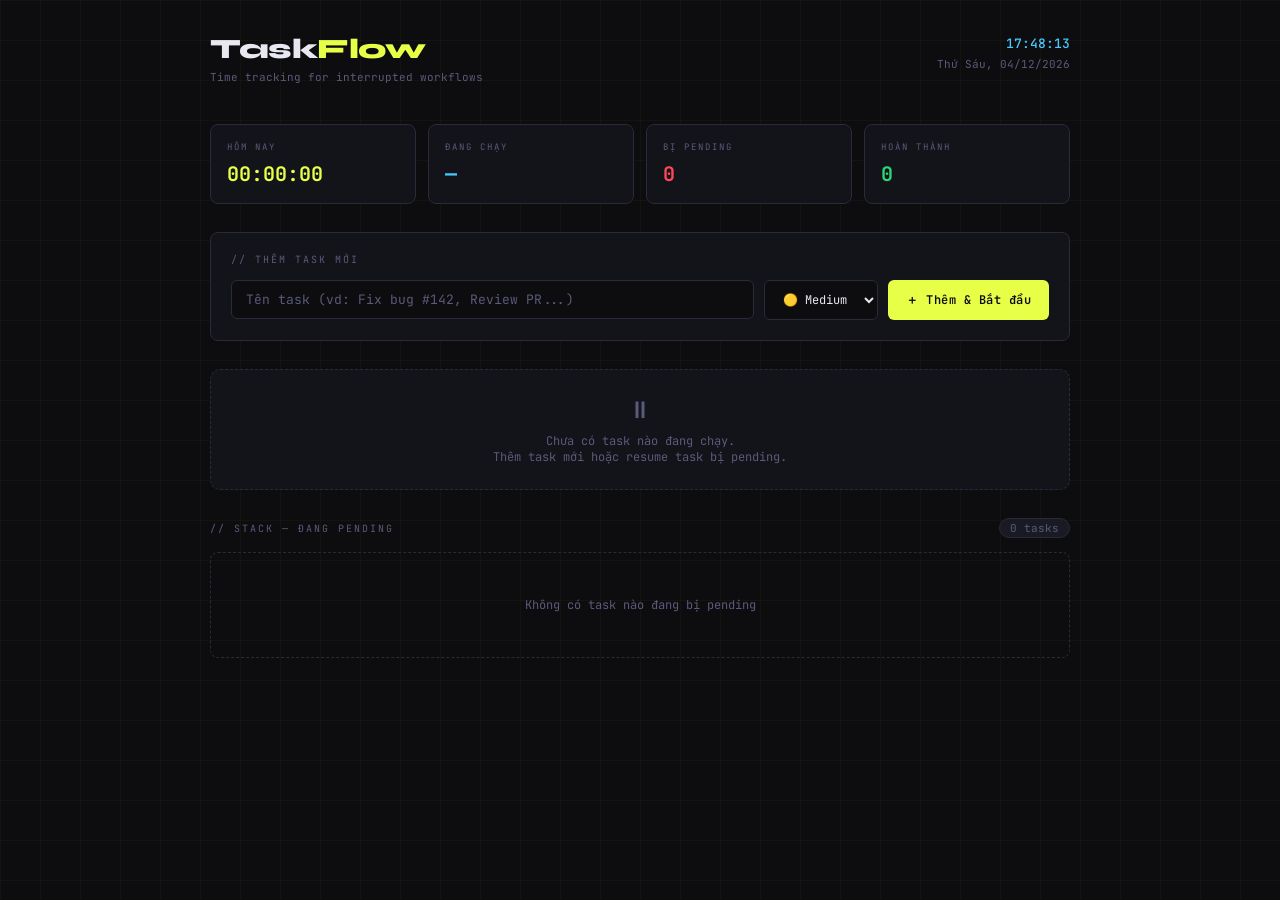
<file: task-flow.html>
<!DOCTYPE html>
<html lang="vi">
<head>
<meta charset="UTF-8">
<meta name="viewport" content="width=device-width, initial-scale=1.0">
<title>TaskFlow — Time Tracker</title>
<link href="https://fonts.googleapis.com/css2?family=JetBrains+Mono:wght@300;400;500;600;700&family=Syne:wght@400;600;700;800&display=swap" rel="stylesheet">
<style>
  :root {
    --bg: #0d0d0f;
    --surface: #13131a;
    --surface2: #1a1a24;
    --border: #2a2a3a;
    --accent: #e8ff47;
    --accent2: #47c8ff;
    --danger: #ff4757;
    --warn: #ffa502;
    --success: #2ed573;
    --text: #e8e8f0;
    --muted: #5a5a7a;
    --active-glow: 0 0 20px rgba(232, 255, 71, 0.15);
  }

  * { margin: 0; padding: 0; box-sizing: border-box; }

  body {
    background: var(--bg);
    color: var(--text);
    font-family: 'JetBrains Mono', monospace;
    min-height: 100vh;
    overflow-x: hidden;
  }

  /* Grid background */
  body::before {
    content: '';
    position: fixed;
    inset: 0;
    background-image:
      linear-gradient(rgba(232,255,71,0.03) 1px, transparent 1px),
      linear-gradient(90deg, rgba(232,255,71,0.03) 1px, transparent 1px);
    background-size: 40px 40px;
    pointer-events: none;
    z-index: 0;
  }

  .container {
    max-width: 900px;
    margin: 0 auto;
    padding: 32px 20px;
    position: relative;
    z-index: 1;
  }

  /* Header */
  .header {
    display: flex;
    align-items: flex-start;
    justify-content: space-between;
    margin-bottom: 40px;
    gap: 16px;
    flex-wrap: wrap;
  }

  .logo {
    font-family: 'Syne', sans-serif;
    font-size: 28px;
    font-weight: 800;
    letter-spacing: -0.5px;
  }

  .logo span { color: var(--accent); }

  .header-meta {
    font-size: 11px;
    color: var(--muted);
    line-height: 1.8;
    text-align: right;
  }

  #live-clock {
    font-size: 13px;
    color: var(--accent2);
    font-weight: 500;
  }

  /* Add task section */
  .add-section {
    background: var(--surface);
    border: 1px solid var(--border);
    border-radius: 8px;
    padding: 20px;
    margin-bottom: 28px;
  }

  .add-section-title {
    font-size: 10px;
    letter-spacing: 2px;
    color: var(--muted);
    text-transform: uppercase;
    margin-bottom: 14px;
  }

  .add-row {
    display: flex;
    gap: 10px;
    flex-wrap: wrap;
  }

  .input-wrap {
    flex: 1;
    min-width: 200px;
  }

  input[type="text"] {
    width: 100%;
    background: var(--bg);
    border: 1px solid var(--border);
    border-radius: 6px;
    padding: 10px 14px;
    color: var(--text);
    font-family: 'JetBrains Mono', monospace;
    font-size: 13px;
    outline: none;
    transition: border-color 0.2s;
  }

  input[type="text"]:focus { border-color: var(--accent); }
  input[type="text"]::placeholder { color: var(--muted); }

  select {
    background: var(--bg);
    border: 1px solid var(--border);
    border-radius: 6px;
    padding: 10px 14px;
    color: var(--text);
    font-family: 'JetBrains Mono', monospace;
    font-size: 12px;
    outline: none;
    cursor: pointer;
    transition: border-color 0.2s;
  }

  select:focus { border-color: var(--accent); }

  .btn {
    display: inline-flex;
    align-items: center;
    gap: 6px;
    padding: 10px 18px;
    border-radius: 6px;
    font-family: 'JetBrains Mono', monospace;
    font-size: 12px;
    font-weight: 600;
    border: none;
    cursor: pointer;
    transition: all 0.15s;
    white-space: nowrap;
    letter-spacing: 0.5px;
  }

  .btn-primary {
    background: var(--accent);
    color: #0d0d0f;
  }

  .btn-primary:hover { background: #d4eb3a; transform: translateY(-1px); }

  .btn-sm {
    padding: 6px 12px;
    font-size: 11px;
  }

  .btn-ghost {
    background: transparent;
    color: var(--muted);
    border: 1px solid var(--border);
  }

  .btn-ghost:hover { color: var(--text); border-color: var(--muted); }

  .btn-danger {
    background: transparent;
    color: var(--danger);
    border: 1px solid transparent;
  }

  .btn-danger:hover { background: rgba(255,71,87,0.1); border-color: var(--danger); }

  /* Active Task */
  .active-card {
    background: var(--surface);
    border: 1px solid var(--accent);
    border-radius: 10px;
    padding: 24px;
    margin-bottom: 28px;
    box-shadow: var(--active-glow);
    position: relative;
    overflow: hidden;
  }

  .active-card::before {
    content: '';
    position: absolute;
    top: 0; left: 0; right: 0;
    height: 2px;
    background: linear-gradient(90deg, var(--accent), transparent);
  }

  .active-label {
    font-size: 10px;
    letter-spacing: 2px;
    color: var(--accent);
    text-transform: uppercase;
    margin-bottom: 12px;
    display: flex;
    align-items: center;
    gap: 8px;
  }

  .pulse {
    width: 7px; height: 7px;
    border-radius: 50%;
    background: var(--accent);
    animation: pulse 1.4s ease-in-out infinite;
  }

  @keyframes pulse {
    0%, 100% { opacity: 1; transform: scale(1); }
    50% { opacity: 0.4; transform: scale(0.7); }
  }

  .active-name {
    font-family: 'Syne', sans-serif;
    font-size: 22px;
    font-weight: 700;
    margin-bottom: 8px;
    letter-spacing: -0.3px;
  }

  .active-meta {
    display: flex;
    gap: 20px;
    align-items: center;
    flex-wrap: wrap;
    margin-bottom: 20px;
  }

  .timer-display {
    font-size: 36px;
    font-weight: 700;
    color: var(--accent);
    letter-spacing: 2px;
    font-variant-numeric: tabular-nums;
  }

  .active-actions {
    display: flex;
    gap: 10px;
    flex-wrap: wrap;
  }

  .btn-pause {
    background: rgba(255,165,2,0.1);
    color: var(--warn);
    border: 1px solid var(--warn);
  }

  .btn-pause:hover { background: rgba(255,165,2,0.2); }

  .btn-done {
    background: rgba(46,213,115,0.1);
    color: var(--success);
    border: 1px solid var(--success);
  }

  .btn-done:hover { background: rgba(46,213,115,0.2); }

  /* Task Stack */
  .section-header {
    display: flex;
    align-items: center;
    justify-content: space-between;
    margin-bottom: 14px;
  }

  .section-title {
    font-size: 10px;
    letter-spacing: 2px;
    color: var(--muted);
    text-transform: uppercase;
  }

  .badge {
    background: var(--surface2);
    border: 1px solid var(--border);
    border-radius: 20px;
    padding: 2px 10px;
    font-size: 11px;
    color: var(--muted);
  }

  /* Task items */
  .task-list { display: flex; flex-direction: column; gap: 8px; margin-bottom: 28px; }

  .task-item {
    background: var(--surface);
    border: 1px solid var(--border);
    border-radius: 8px;
    padding: 14px 16px;
    display: flex;
    align-items: center;
    gap: 14px;
    transition: all 0.2s;
    animation: fadeIn 0.25s ease;
  }

  @keyframes fadeIn {
    from { opacity: 0; transform: translateY(-8px); }
    to { opacity: 1; transform: translateY(0); }
  }

  .task-item:hover { border-color: var(--muted); }

  .task-item.pending {
    border-left: 3px solid var(--warn);
    opacity: 0.85;
  }

  .task-item.done {
    opacity: 0.4;
    border-left: 3px solid var(--success);
  }

  .task-priority {
    width: 28px; height: 28px;
    border-radius: 6px;
    display: flex; align-items: center; justify-content: center;
    font-size: 11px;
    font-weight: 700;
    flex-shrink: 0;
  }

  .priority-high { background: rgba(255,71,87,0.15); color: var(--danger); }
  .priority-medium { background: rgba(255,165,2,0.15); color: var(--warn); }
  .priority-low { background: rgba(71,200,255,0.15); color: var(--accent2); }

  .task-info { flex: 1; min-width: 0; }

  .task-name {
    font-size: 13px;
    font-weight: 500;
    white-space: nowrap;
    overflow: hidden;
    text-overflow: ellipsis;
    margin-bottom: 3px;
  }

  .task-name.done-text { text-decoration: line-through; color: var(--muted); }

  .task-time-info {
    font-size: 11px;
    color: var(--muted);
    display: flex;
    gap: 12px;
    flex-wrap: wrap;
  }

  .time-chip {
    display: inline-flex;
    align-items: center;
    gap: 4px;
  }

  .time-chip.elapsed { color: var(--accent2); }
  .time-chip.pending-time { color: var(--warn); }

  .task-actions { display: flex; gap: 6px; flex-shrink: 0; }

  /* Empty state */
  .empty-state {
    text-align: center;
    padding: 40px 20px;
    color: var(--muted);
    border: 1px dashed var(--border);
    border-radius: 8px;
    font-size: 12px;
    line-height: 2;
  }

  /* Summary */
  .summary-grid {
    display: grid;
    grid-template-columns: repeat(auto-fit, minmax(140px, 1fr));
    gap: 12px;
    margin-bottom: 28px;
  }

  .stat-card {
    background: var(--surface);
    border: 1px solid var(--border);
    border-radius: 8px;
    padding: 16px;
  }

  .stat-label {
    font-size: 9px;
    letter-spacing: 2px;
    color: var(--muted);
    text-transform: uppercase;
    margin-bottom: 8px;
  }

  .stat-value {
    font-size: 20px;
    font-weight: 700;
    font-variant-numeric: tabular-nums;
  }

  .stat-value.accent { color: var(--accent); }
  .stat-value.blue { color: var(--accent2); }
  .stat-value.green { color: var(--success); }
  .stat-value.red { color: var(--danger); }

  /* No active */
  .no-active {
    background: var(--surface);
    border: 1px dashed var(--border);
    border-radius: 10px;
    padding: 24px;
    margin-bottom: 28px;
    text-align: center;
    color: var(--muted);
    font-size: 12px;
  }

  /* Tooltip-like status */
  .status-pill {
    font-size: 10px;
    padding: 3px 10px;
    border-radius: 20px;
    font-weight: 600;
    letter-spacing: 0.5px;
  }

  .status-active { background: rgba(232,255,71,0.1); color: var(--accent); border: 1px solid rgba(232,255,71,0.3); }
  .status-pending { background: rgba(255,165,2,0.1); color: var(--warn); border: 1px solid rgba(255,165,2,0.3); }
  .status-done { background: rgba(46,213,115,0.1); color: var(--success); border: 1px solid rgba(46,213,115,0.3); }

  /* Scrollbar */
  ::-webkit-scrollbar { width: 6px; }
  ::-webkit-scrollbar-track { background: var(--bg); }
  ::-webkit-scrollbar-thumb { background: var(--border); border-radius: 3px; }

  .divider {
    height: 1px;
    background: var(--border);
    margin: 24px 0;
  }

  @media (max-width: 600px) {
    .timer-display { font-size: 26px; }
    .active-name { font-size: 18px; }
    .add-row { flex-direction: column; }
  }
</style>
</head>
<body>
<div class="container">

  <!-- Header -->
  <div class="header">
    <div>
      <div class="logo">Task<span>Flow</span></div>
      <div style="font-size:11px;color:var(--muted);margin-top:4px;">Time tracking for interrupted workflows</div>
    </div>
    <div class="header-meta">
      <div id="live-clock">--:--:--</div>
      <div id="today-date" style="color:var(--muted);">--</div>
    </div>
  </div>

  <!-- Stats -->
  <div class="summary-grid" id="stats-grid">
    <div class="stat-card">
      <div class="stat-label">Hôm nay</div>
      <div class="stat-value accent" id="stat-total">00:00:00</div>
    </div>
    <div class="stat-card">
      <div class="stat-label">Đang chạy</div>
      <div class="stat-value blue" id="stat-active">—</div>
    </div>
    <div class="stat-card">
      <div class="stat-label">Bị pending</div>
      <div class="stat-value red" id="stat-pending">0</div>
    </div>
    <div class="stat-card">
      <div class="stat-label">Hoàn thành</div>
      <div class="stat-value green" id="stat-done">0</div>
    </div>
  </div>

  <!-- Add Task -->
  <div class="add-section">
    <div class="add-section-title">// Thêm task mới</div>
    <div class="add-row">
      <div class="input-wrap">
        <input type="text" id="task-input" placeholder="Tên task (vd: Fix bug #142, Review PR...)" autocomplete="off" />
      </div>
      <select id="priority-select">
        <option value="high">🔴 High</option>
        <option value="medium" selected>🟡 Medium</option>
        <option value="low">🔵 Low</option>
      </select>
      <button class="btn btn-primary" onclick="addTask()">
        ＋ Thêm & Bắt đầu
      </button>
    </div>
  </div>

  <!-- Active Task -->
  <div id="active-section"></div>

  <!-- Pending Stack -->
  <div id="pending-section"></div>

  <!-- Done -->
  <div id="done-section"></div>

</div>

<script>
  // ── State ──────────────────────────────────────────────
  let tasks = JSON.parse(localStorage.getItem('taskflow_tasks') || '[]');
  let activeId = localStorage.getItem('taskflow_active') || null;
  let tickInterval = null;

  // ── Helpers ────────────────────────────────────────────
  function fmtTime(ms) {
    if (ms < 0) ms = 0;
    const s = Math.floor(ms / 1000);
    const h = Math.floor(s / 3600);
    const m = Math.floor((s % 3600) / 60);
    const sec = s % 60;
    return [h, m, sec].map(v => String(v).padStart(2, '0')).join(':');
  }

  function fmtShort(ms) {
    if (ms < 0) ms = 0;
    const s = Math.floor(ms / 1000);
    const h = Math.floor(s / 3600);
    const m = Math.floor((s % 3600) / 60);
    if (h > 0) return `${h}h ${m}m`;
    return `${m}m ${s % 60}s`;
  }

  function getElapsed(task) {
    let total = task.elapsed || 0;
    if (task.status === 'active' && task.startedAt) {
      total += Date.now() - task.startedAt;
    }
    return total;
  }

  function save() {
    localStorage.setItem('taskflow_tasks', JSON.stringify(tasks));
    localStorage.setItem('taskflow_active', activeId || '');
  }

  function uid() {
    return Date.now().toString(36) + Math.random().toString(36).slice(2, 7);
  }

  function priorityLabel(p) {
    return { high: 'H', medium: 'M', low: 'L' }[p];
  }

  function priorityClass(p) {
    return { high: 'priority-high', medium: 'priority-medium', low: 'priority-low' }[p];
  }

  // ── Core Actions ───────────────────────────────────────
  function addTask() {
    const input = document.getElementById('task-input');
    const name = input.value.trim();
    if (!name) { input.focus(); return; }

    const priority = document.getElementById('priority-select').value;
    const task = {
      id: uid(),
      name,
      priority,
      status: 'idle',
      elapsed: 0,
      startedAt: null,
      createdAt: Date.now(),
      completedAt: null,
    };

    tasks.unshift(task);
    input.value = '';

    // If there's an active task, pause it first
    if (activeId) {
      pauseTask(activeId, false);
    }

    startTask(task.id);
  }

  function startTask(id) {
    // Pause current active if any
    if (activeId && activeId !== id) {
      pauseTask(activeId, false);
    }

    const task = tasks.find(t => t.id === id);
    if (!task) return;
    task.status = 'active';
    task.startedAt = Date.now();
    activeId = id;
    save();
    render();
  }

  function pauseTask(id, doRender = true) {
    const task = tasks.find(t => t.id === id);
    if (!task || task.status !== 'active') return;
    task.elapsed += Date.now() - task.startedAt;
    task.startedAt = null;
    task.status = 'pending';
    if (activeId === id) activeId = null;
    save();
    if (doRender) render();
  }

  function doneTask(id) {
    const task = tasks.find(t => t.id === id);
    if (!task) return;
    if (task.status === 'active') {
      task.elapsed += Date.now() - task.startedAt;
      task.startedAt = null;
    }
    task.status = 'done';
    task.completedAt = Date.now();
    if (activeId === id) activeId = null;
    save();
    render();
  }

  function deleteTask(id) {
    if (activeId === id) activeId = null;
    tasks = tasks.filter(t => t.id !== id);
    save();
    render();
  }

  function resumeTask(id) {
    if (activeId && activeId !== id) {
      pauseTask(activeId, false);
    }
    const task = tasks.find(t => t.id === id);
    if (!task) return;
    task.status = 'active';
    task.startedAt = Date.now();
    activeId = id;
    save();
    render();
  }

  // ── Render ─────────────────────────────────────────────
  function render() {
    clearInterval(tickInterval);

    renderActive();
    renderPending();
    renderDone();
    renderStats();

    // Tick every second if something is active
    if (activeId) {
      tickInterval = setInterval(() => {
        renderActive();
        renderStats();
      }, 1000);
    }
  }

  function renderActive() {
    const el = document.getElementById('active-section');
    const task = activeId ? tasks.find(t => t.id === activeId) : null;

    if (!task || task.status !== 'active') {
      el.innerHTML = `<div class="no-active">
        <div style="font-size:24px;margin-bottom:8px;">⏸</div>
        Chưa có task nào đang chạy.<br>
        Thêm task mới hoặc resume task bị pending.
      </div>`;
      return;
    }

    const elapsed = getElapsed(task);
    el.innerHTML = `
      <div class="active-card">
        <div class="active-label">
          <span class="pulse"></span>
          ĐANG CHẠY
        </div>
        <div class="active-name">${escHtml(task.name)}</div>
        <div class="active-meta">
          <div class="timer-display" id="active-timer">${fmtTime(elapsed)}</div>
          <span class="status-pill status-active">ACTIVE</span>
          <span class="status-pill ${priorityClass(task.priority)}" style="border-radius:20px;padding:3px 10px;font-size:10px;">${task.priority.toUpperCase()}</span>
        </div>
        <div class="active-actions">
          <button class="btn btn-pause" onclick="pauseTask('${task.id}')">⏸ Pause (nhận task mới)</button>
          <button class="btn btn-done" onclick="doneTask('${task.id}')">✓ Hoàn thành</button>
          <button class="btn btn-danger btn-sm" onclick="deleteTask('${task.id}')">✕</button>
        </div>
      </div>`;
  }

  function renderPending() {
    const el = document.getElementById('pending-section');
    const pending = tasks.filter(t => t.status === 'pending');

    let html = `<div class="section-header">
      <span class="section-title">// Stack — Đang pending</span>
      <span class="badge">${pending.length} tasks</span>
    </div>`;

    if (pending.length === 0) {
      html += `<div class="task-list"><div class="empty-state">Không có task nào đang bị pending</div></div>`;
    } else {
      html += `<div class="task-list">`;
      pending.forEach((task, i) => {
        const elapsed = getElapsed(task);
        html += `
        <div class="task-item pending">
          <div class="task-priority ${priorityClass(task.priority)}">${priorityLabel(task.priority)}</div>
          <div class="task-info">
            <div class="task-name">${escHtml(task.name)}</div>
            <div class="task-time-info">
              <span class="time-chip elapsed">⏱ Đã làm: ${fmtShort(elapsed)}</span>
              <span class="time-chip pending-time">⏳ Pending từ: ${timeSince(task.startedAt || task.createdAt)}</span>
            </div>
          </div>
          <div class="task-actions">
            <button class="btn btn-ghost btn-sm" onclick="resumeTask('${task.id}')">▶ Resume</button>
            <button class="btn btn-done btn-sm" style="padding:6px 12px;font-size:11px;" onclick="doneTask('${task.id}')">✓</button>
            <button class="btn btn-danger btn-sm" onclick="deleteTask('${task.id}')">✕</button>
          </div>
        </div>`;
      });
      html += `</div>`;
    }

    el.innerHTML = html;
  }

  function renderDone() {
    const el = document.getElementById('done-section');
    const done = tasks.filter(t => t.status === 'done').slice(0, 10);

    if (done.length === 0) { el.innerHTML = ''; return; }

    let html = `<div class="divider"></div>
    <div class="section-header">
      <span class="section-title">// Hoàn thành hôm nay</span>
      <span class="badge">${done.length}</span>
    </div>
    <div class="task-list">`;

    done.forEach(task => {
      const elapsed = task.elapsed || 0;
      html += `
      <div class="task-item done">
        <div class="task-priority ${priorityClass(task.priority)}">${priorityLabel(task.priority)}</div>
        <div class="task-info">
          <div class="task-name done-text">${escHtml(task.name)}</div>
          <div class="task-time-info">
            <span class="time-chip">Total: ${fmtShort(elapsed)}</span>
          </div>
        </div>
        <div class="task-actions">
          <button class="btn btn-danger btn-sm" onclick="deleteTask('${task.id}')">✕</button>
        </div>
      </div>`;
    });
    html += `</div>`;
    el.innerHTML = html;
  }

  function renderStats() {
    const active = tasks.find(t => t.status === 'active');
    const pending = tasks.filter(t => t.status === 'pending');
    const done = tasks.filter(t => t.status === 'done');

    const totalMs = tasks.reduce((s, t) => s + getElapsed(t), 0);

    document.getElementById('stat-total').textContent = fmtTime(totalMs);
    document.getElementById('stat-active').textContent = active ? fmtTime(getElapsed(active)) : '—';
    document.getElementById('stat-pending').textContent = pending.length;
    document.getElementById('stat-done').textContent = done.length;
  }

  function timeSince(ts) {
    if (!ts) return '—';
    const diff = Date.now() - ts;
    return fmtShort(diff) + ' trước';
  }

  function escHtml(str) {
    return str.replace(/&/g,'&amp;').replace(/</g,'&lt;').replace(/>/g,'&gt;').replace(/"/g,'&quot;');
  }

  // ── Clock ──────────────────────────────────────────────
  function updateClock() {
    const now = new Date();
    document.getElementById('live-clock').textContent =
      now.toLocaleTimeString('vi-VN', { hour12: false });
    document.getElementById('today-date').textContent =
      now.toLocaleDateString('vi-VN', { weekday: 'long', day: '2-digit', month: '2-digit', year: 'numeric' });
  }

  setInterval(updateClock, 1000);
  updateClock();

  // ── Enter key ──────────────────────────────────────────
  document.getElementById('task-input').addEventListener('keydown', e => {
    if (e.key === 'Enter') addTask();
  });

  // ── Init ───────────────────────────────────────────────
  render();
</script>
</body>
</html>
</file>
